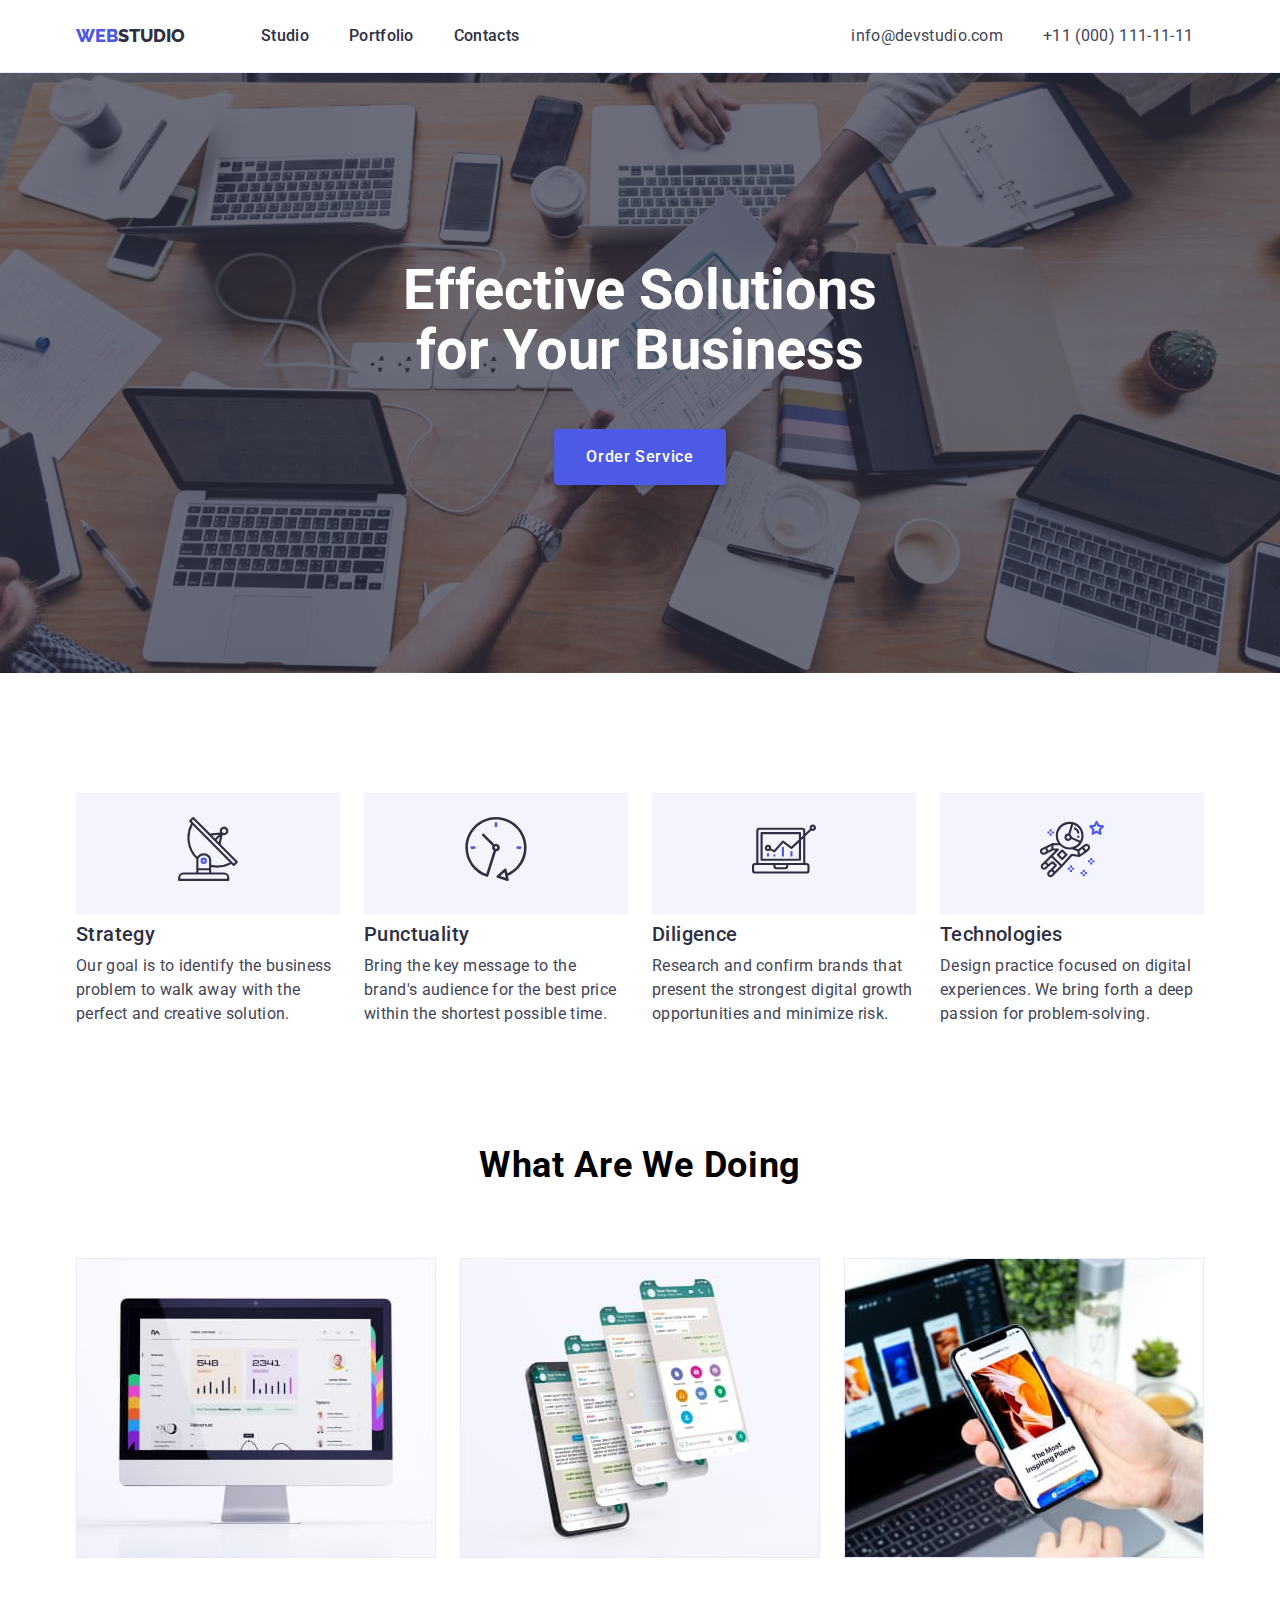
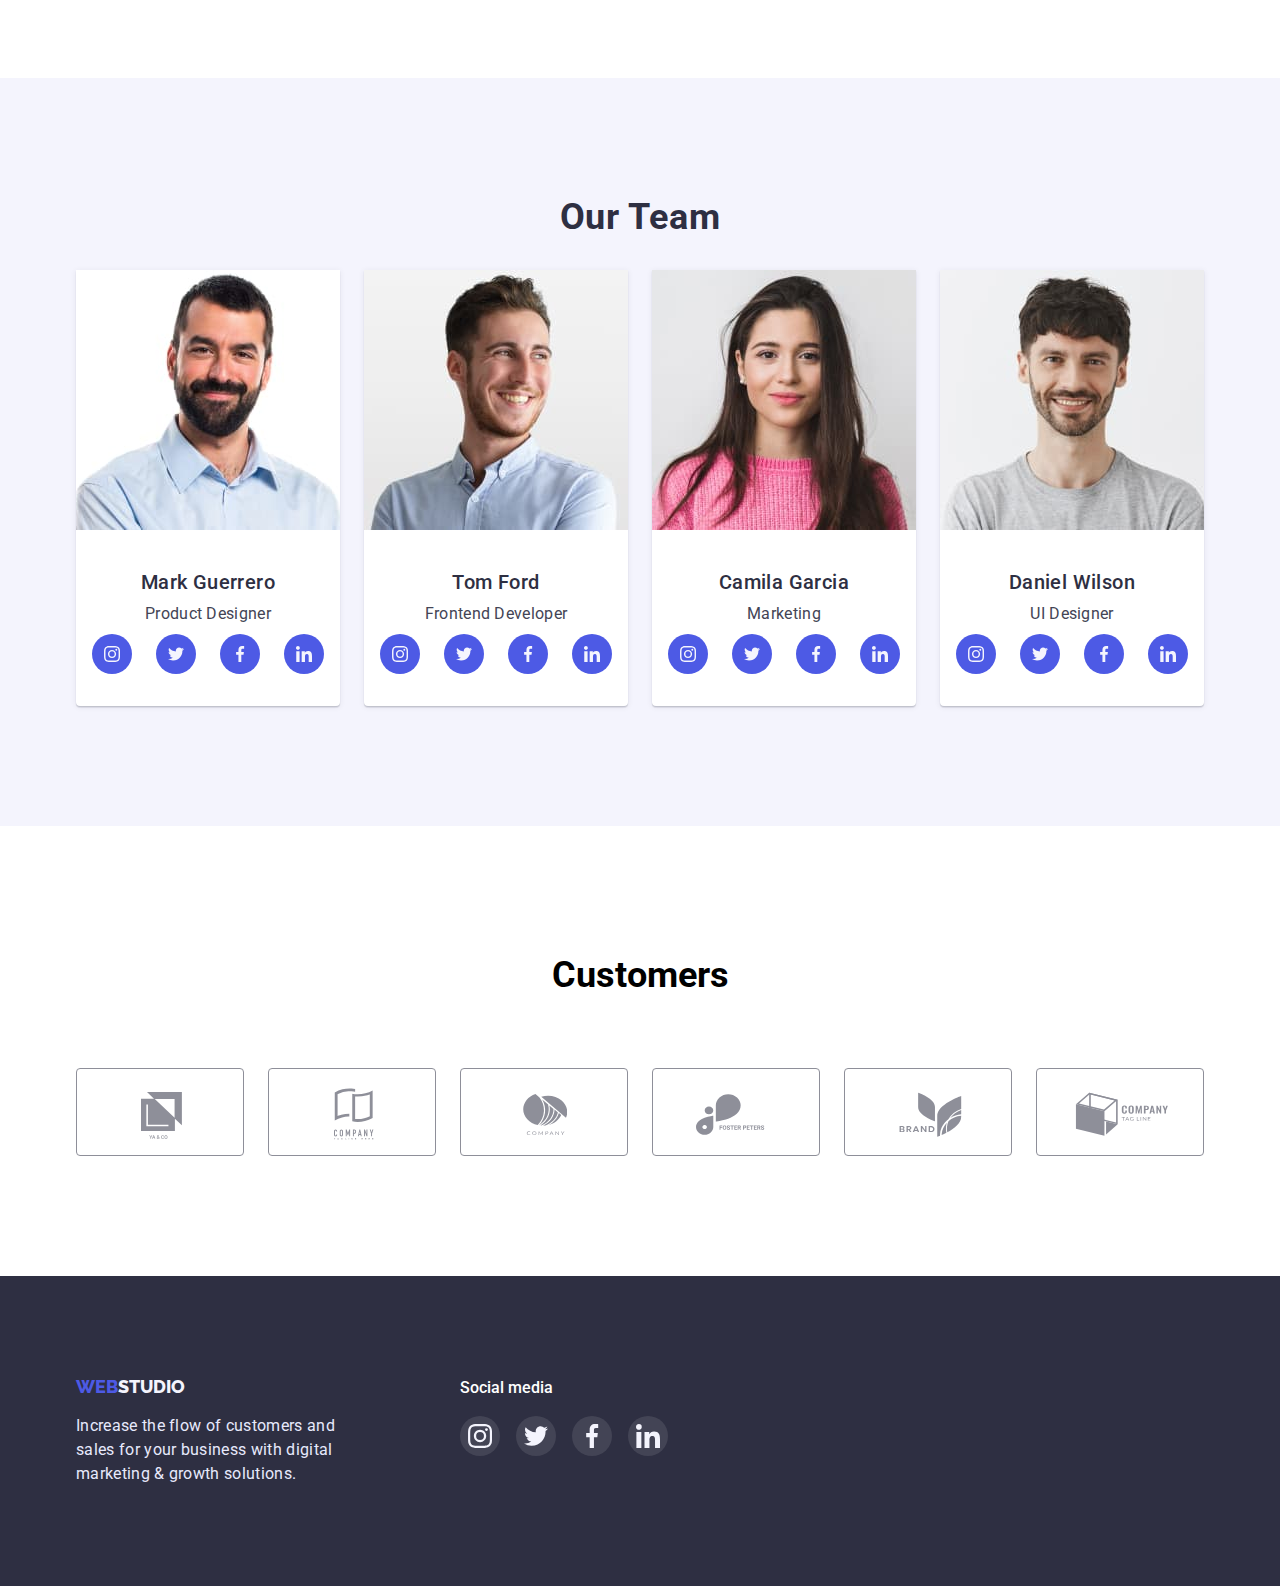
<file: index.html>
<!DOCTYPE html>
<html lang="en">
  <head>
    <meta charset="UTF-8" />
    <meta http-equiv="X-UA-Compatible" content="IE=edge" />
    <meta
      name="viewport"
      content="width=device-width, initial-scale=1.0"
    />
    <title>WebStudio</title>
    <link rel="preconnect" href="https://fonts.googleapis.com" />
    <link
      rel="preconnect"
      href="https://fonts.gstatic.com"
      crossorigin
    />
    <link
      href="https://fonts.googleapis.com/css2?family=Raleway:wght@800&family=Roboto:wght@400;500;700;900&display=swap"
      rel="stylesheet"
    />
    <link
      rel="stylesheet"
      href="https://cdnjs.cloudflare.com/ajax/libs/modern-normalize/1.1.0/modern-normalize.min.css"
    />
    <link rel="stylesheet" href="./css/styles.css" />
  </head>
  <body>
    <header class="header">
      <div class="container">
        <nav class="header-nav">
          <a href="./index.html" class="header-logo link-none"
            ><span>Web</span>Studio</a
          >
          <ul class="header-list list-none">
            <li class="header-item">
              <a href="./index.html" class="header-link link-none"
                >Studio</a
              >
            </li>
            <li class="header-item">
              <a href="./portfolio.html" class="header-link link-none"
                >Portfolio</a
              >
            </li>
            <li class="header-item">
              <a href="/contacts" class="header-link link-none"
                >Contacts</a
              >
            </li>
          </ul>
        </nav>
        <ul class="header-contacts list-none">
          <li>
            <a
              href="mailto:info@devstudio.com"
              class="contact-link link-none"
              >info@devstudio.com</a
            >
          </li>
          <li>
            <a href="tel:+110001111111" class="contact-link link-none"
              >+11 (000) 111-11-11</a
            >
          </li>
        </ul>
      </div>
    </header>
    <main>
      <section class="hero">
        <div class="container">
          <h1 class="hero-title">
            Effective Solutions for Your Business
          </h1>
          <button type="button" class="hero-btn">
            Order Service
          </button>
        </div>
      </section>
      <section class="our-features">
        <div class="container">
          <h2 class="visually-hidden">Our features</h2>
          <ul class="our-features-list list-none">
            <li class="our-features-items image-strategy">
              <div class="our-features-icons">
                <svg width="64" height="64">
                  <use
                    href="./images/svg/icons.svg#icon-antenna"
                  ></use>
                </svg>
              </div>
              <h3 class="our-features-suptitle">Strategy</h3>
              <p class="our-features-text">
                Our goal is to identify the business problem to walk
                away with the perfect and creative solution.
              </p>
            </li>
            <li class="our-features-items image-punctuality">
              <div class="our-features-icons">
                <svg width="64" height="64">
                  <use href="./images/svg/icons.svg#icon-clock"></use>
                </svg>
              </div>
              <h3 class="our-features-suptitle">Punctuality</h3>
              <p class="our-features-text">
                Bring the key message to the brand's audience for the
                best price within the shortest possible time.
              </p>
            </li>
            <li class="our-features-items image-diligence">
              <div class="our-features-icons">
                <svg width="64" height="64">
                  <use
                    href="./images/svg/icons.svg#icon-diagram"
                  ></use>
                </svg>
              </div>
              <h3 class="our-features-suptitle">Diligence</h3>
              <p class="our-features-text">
                Research and confirm brands that present the strongest
                digital growth opportunities and minimize risk.
              </p>
            </li>
            <li class="our-features-items image-technologies">
              <div class="our-features-icons">
                <svg width="64" height="64">
                  <use
                    href="./images/svg/icons.svg#icon-astronaut"
                  ></use>
                </svg>
              </div>
              <h3 class="our-features-suptitle">Technologies</h3>
              <p class="our-features-text">
                Design practice focused on digital experiences. We
                bring forth a deep passion for problem-solving.
              </p>
            </li>
          </ul>
        </div>
      </section>
      <section class="what-we-do">
        <div class="container">
          <h2 class="what-we-do-title">What Are We Doing</h2>
          <ul class="what-we-do-list list-none">
            <li class="what-we-do-items">
              <img
                src="./images/features/pc.jpg"
                alt="Computer"
                width="360"
              />
            </li>
            <li class="what-we-do-items">
              <img
                src="./images/features/phone-layers.jpg"
                alt="Mobile phone desctop"
                width="360"
              />
            </li>
            <li class="what-we-do-items">
              <img
                src="./images/features/phone-computer.jpg"
                alt="Man holding phone near computer"
                width="360"
              />
            </li>
          </ul>
        </div>
      </section>
      <section class="our-team">
        <div class="container">
          <h2 class="our-team-title">our team</h2>
          <ul class="our-team-list list-none">
            <li class="our-team-item">
              <img
                src="./images/team/mark.jpg"
                alt="Mark Guerrero photo"
                width="264"
              />
              <div class="our-team-details">
                <h3 class="our-team-name">Mark Guerrero</h3>
                <p class="our-team-position">Product Designer</p>
                <ul class="our-team-social-links list-none">
                  <li class="social-links-item">
                    <a
                      href="https://www.instagram.com/"
                      class="social-links"
                    >
                      <svg
                        class="social-links-ico instagram"
                        width="16"
                        height="16"
                      >
                        <use
                          href="./images/svg/icons.svg#icon-instagram"
                        ></use>
                      </svg>
                    </a>
                  </li>
                  <li class="social-links-item">
                    <a
                      class="social-links"
                      href="https://twitter.com/"
                    >
                      <svg
                        class="social-links-ico twitter"
                        width="16"
                        height="16"
                      >
                        <use
                          href="./images/svg/icons.svg#icon-twitter"
                        ></use>
                      </svg>
                    </a>
                  </li>
                  <li class="social-links-item">
                    <a
                      class="social-links"
                      href="https://facebook.com"
                    >
                      <svg
                        class="social-links-ico facebook"
                        width="16"
                        height="16"
                      >
                        <use
                          href="./images/svg/icons.svg#icon-facebook"
                        ></use>
                      </svg>
                    </a>
                  </li>
                  <li class="social-links-item">
                    <a
                      class="social-links"
                      href="https://linkedin.com"
                    >
                      <svg
                        class="social-links-ico linkedin"
                        width="16"
                        height="16"
                      >
                        <use
                          href="./images/svg/icons.svg#icon-linkedin"
                        ></use>
                      </svg>
                    </a>
                  </li>
                </ul>
              </div>
            </li>
            <li class="our-team-item">
              <img
                src="./images/team/tom.jpg"
                alt="Tom Ford photo"
                width="264"
              />
              <div class="our-team-details">
                <h3 class="our-team-name">Tom Ford</h3>
                <p class="our-team-position">Frontend Developer</p>
                <ul class="our-team-social-links list-none">
                  <li class="social-links-item">
                    <a
                      href="https://www.instagram.com/"
                      class="social-links"
                    >
                      <svg
                        class="social-links-ico instagram"
                        width="16"
                        height="16"
                      >
                        <use
                          href="./images/svg/icons.svg#icon-instagram"
                        ></use>
                      </svg>
                    </a>
                  </li>
                  <li class="social-links-item">
                    <a
                      class="social-links"
                      href="https://twitter.com/"
                    >
                      <svg
                        class="social-links-ico twitter"
                        width="16"
                        height="16"
                      >
                        <use
                          href="./images/svg/icons.svg#icon-twitter"
                        ></use>
                      </svg>
                    </a>
                  </li>
                  <li class="social-links-item">
                    <a
                      class="social-links"
                      href="https://facebook.com"
                    >
                      <svg
                        class="social-links-ico facebook"
                        width="16"
                        height="16"
                      >
                        <use
                          href="./images/svg/icons.svg#icon-facebook"
                        ></use>
                      </svg>
                    </a>
                  </li>
                  <li class="social-links-item">
                    <a
                      class="social-links"
                      href="https://linkedin.com"
                    >
                      <svg
                        class="social-links-ico linkedin"
                        width="16"
                        height="16"
                      >
                        <use
                          href="./images/svg/icons.svg#icon-linkedin"
                        ></use>
                      </svg>
                    </a>
                  </li>
                </ul>
              </div>
            </li>
            <li class="our-team-item">
              <img
                src="./images/team/camila.jpg"
                alt="Camila Garcia photo"
                width="264"
              />
              <div class="our-team-details">
                <h3 class="our-team-name">Camila Garcia</h3>
                <p class="our-team-position">Marketing</p>
                <ul class="our-team-social-links list-none">
                  <li class="social-links-item">
                    <a
                      href="https://www.instagram.com/"
                      class="social-links"
                    >
                      <svg
                        class="social-links-ico instagram"
                        width="16"
                        height="16"
                      >
                        <use
                          href="./images/svg/icons.svg#icon-instagram"
                        ></use>
                      </svg>
                    </a>
                  </li>
                  <li class="social-links-item">
                    <a
                      class="social-links"
                      href="https://twitter.com/"
                    >
                      <svg
                        class="social-links-ico twitter"
                        width="16"
                        height="16"
                      >
                        <use
                          href="./images/svg/icons.svg#icon-twitter"
                        ></use>
                      </svg>
                    </a>
                  </li>
                  <li class="social-links-item">
                    <a
                      class="social-links"
                      href="https://facebook.com"
                    >
                      <svg
                        class="social-links-ico facebook"
                        width="16"
                        height="16"
                      >
                        <use
                          href="./images/svg/icons.svg#icon-facebook"
                        ></use>
                      </svg>
                    </a>
                  </li>
                  <li class="social-links-item">
                    <a
                      class="social-links"
                      href="https://linkedin.com"
                    >
                      <svg
                        class="social-links-ico linkedin"
                        width="16"
                        height="16"
                      >
                        <use
                          href="./images/svg/icons.svg#icon-linkedin"
                        ></use>
                      </svg>
                    </a>
                  </li>
                </ul>
              </div>
            </li>
            <li class="our-team-item">
              <img
                src="./images/team/daniel.jpg"
                alt="Daniel Wilson photo"
                width="264"
              />
              <div class="our-team-details">
                <h3 class="our-team-name">Daniel Wilson</h3>
                <p class="our-team-position">UI Designer</p>
                <ul class="our-team-social-links list-none">
                  <li class="social-links-item">
                    <a
                      href="https://www.instagram.com/"
                      class="social-links"
                    >
                      <svg
                        class="social-links-ico instagram"
                        width="16"
                        height="16"
                      >
                        <use
                          href="./images/svg/icons.svg#icon-instagram"
                        ></use>
                      </svg>
                    </a>
                  </li>
                  <li class="social-links-item">
                    <a
                      class="social-links"
                      href="https://twitter.com/"
                    >
                      <svg
                        class="social-links-ico twitter"
                        width="16"
                        height="16"
                      >
                        <use
                          href="./images/svg/icons.svg#icon-twitter"
                        ></use>
                      </svg>
                    </a>
                  </li>
                  <li class="social-links-item">
                    <a
                      class="social-links"
                      href="https://facebook.com"
                    >
                      <svg
                        class="social-links-ico facebook"
                        width="16"
                        height="16"
                      >
                        <use
                          href="./images/svg/icons.svg#icon-facebook"
                        ></use>
                      </svg>
                    </a>
                  </li>
                  <li class="social-links-item">
                    <a
                      class="social-links"
                      href="https://linkedin.com"
                    >
                      <svg
                        class="social-links-ico linkedin"
                        width="16"
                        height="16"
                      >
                        <use
                          href="./images/svg/icons.svg#icon-linkedin"
                        ></use>
                      </svg>
                    </a>
                  </li>
                </ul>
              </div>
            </li>
          </ul>
        </div>
      </section>
      <section class="customers">
        <div class="container">
          <h1 class="customers-title">Customers</h1>
          <ul class="customers-list list-none">
            <li class="customers-item">
              <a class="customers-item-link" href="./">
                <svg
                  class="customers-item-icons yaco"
                  width="41"
                  height="46.97"
                >
                  <use
                    href="./images/svg/icons.svg#icon-clients-yaco"
                  ></use>
                </svg>
              </a>
            </li>
            <li class="customers-item">
              <a class="customers-item-link" href="./">
                <svg
                  class="customers-item-icons tagline"
                  width="40"
                  height="52"
                >
                  <use
                    href="./images/svg/icons.svg#icon-clients-company-tagline"
                  ></use>
                </svg>
              </a>
            </li>
            <li class="customers-item">
              <a class="customers-item-link" href="./">
                <svg
                  class="customers-item-icons company"
                  width="44"
                  height="41"
                >
                  <use
                    href="./images/svg/icons.svg#icon-clients-company"
                  ></use>
                </svg>
              </a>
            </li>
            <li class="customers-item">
              <a class="customers-item-link" href="./">
                <svg
                  class="customers-item-icons foster"
                  width="84"
                  height="41"
                >
                  <use
                    href="./images/svg/icons.svg#icon-clients-foster-peters"
                  ></use>
                </svg>
              </a>
            </li>
            <li class="customers-item">
              <a class="customers-item-link" href="./">
                <svg
                  class="customers-item-icons brand"
                  width="63"
                  height="45"
                >
                  <use
                    href="./images/svg/icons.svg#icon-clients-brand"
                  ></use>
                </svg>
              </a>
            </li>

            <li class="customers-item">
              <a class="customers-item-link" href="./">
                <svg
                  class="customers-item-icons tag-line"
                  width="94"
                  height="44"
                >
                  <use
                    href="./images/svg/icons.svg#icon-clients-company-tag-line"
                  ></use>
                </svg>
              </a>
            </li>
          </ul>
        </div>
      </section>
    </main>
    <footer class="footer">
      <div class="container">
        <div class="footer-text-part">
          <a href="./index.html" class="logo-menu-footer link-none"
            ><span>Web</span>Studio</a
          >
          <p class="footer-text">
            Increase the flow of customers and sales for your business
            with digital marketing & growth solutions.
          </p>
        </div>
        <div class="footer-social-media-part">
          <p class="footer-social-media-text">Social media</p>
          <ul class="footer-our-team-social-links list-none">
            <li class="footer-social-links-item">
              <a
                href="https://www.instagram.com/"
                class="footer-social-links"
              >
                <svg
                  class="footer-social-links-ico instagram"
                  width="24"
                  height="24"
                >
                  <use
                    href="./images/svg/icons.svg#icon-instagram"
                  ></use>
                </svg>
              </a>
            </li>
            <li class="footer-social-links-item">
              <a
                class="footer-social-links"
                href="https://twitter.com/"
              >
                <svg
                  class="social-links-ico twitter"
                  width="24"
                  height="24"
                >
                  <use
                    href="./images/svg/icons.svg#icon-twitter"
                  ></use>
                </svg>
              </a>
            </li>
            <li class="footer-social-links-item">
              <a
                class="footer-social-links"
                href="https://facebook.com"
              >
                <svg
                  class="footer-social-links-ico facebook"
                  width="24"
                  height="24"
                >
                  <use
                    href="./images/svg/icons.svg#icon-facebook"
                  ></use>
                </svg>
              </a>
            </li>
            <li class="footer-social-links-item">
              <a
                class="footer-social-links"
                href="https://linkedin.com"
              >
                <svg
                  class="footer-social-links-ico linkedin"
                  width="24"
                  height="24"
                >
                  <use
                    href="./images/svg/icons.svg#icon-linkedin"
                  ></use>
                </svg>
              </a>
            </li>
          </ul>
        </div>
      </div>
    </footer>
  </body>
</html>
</file>
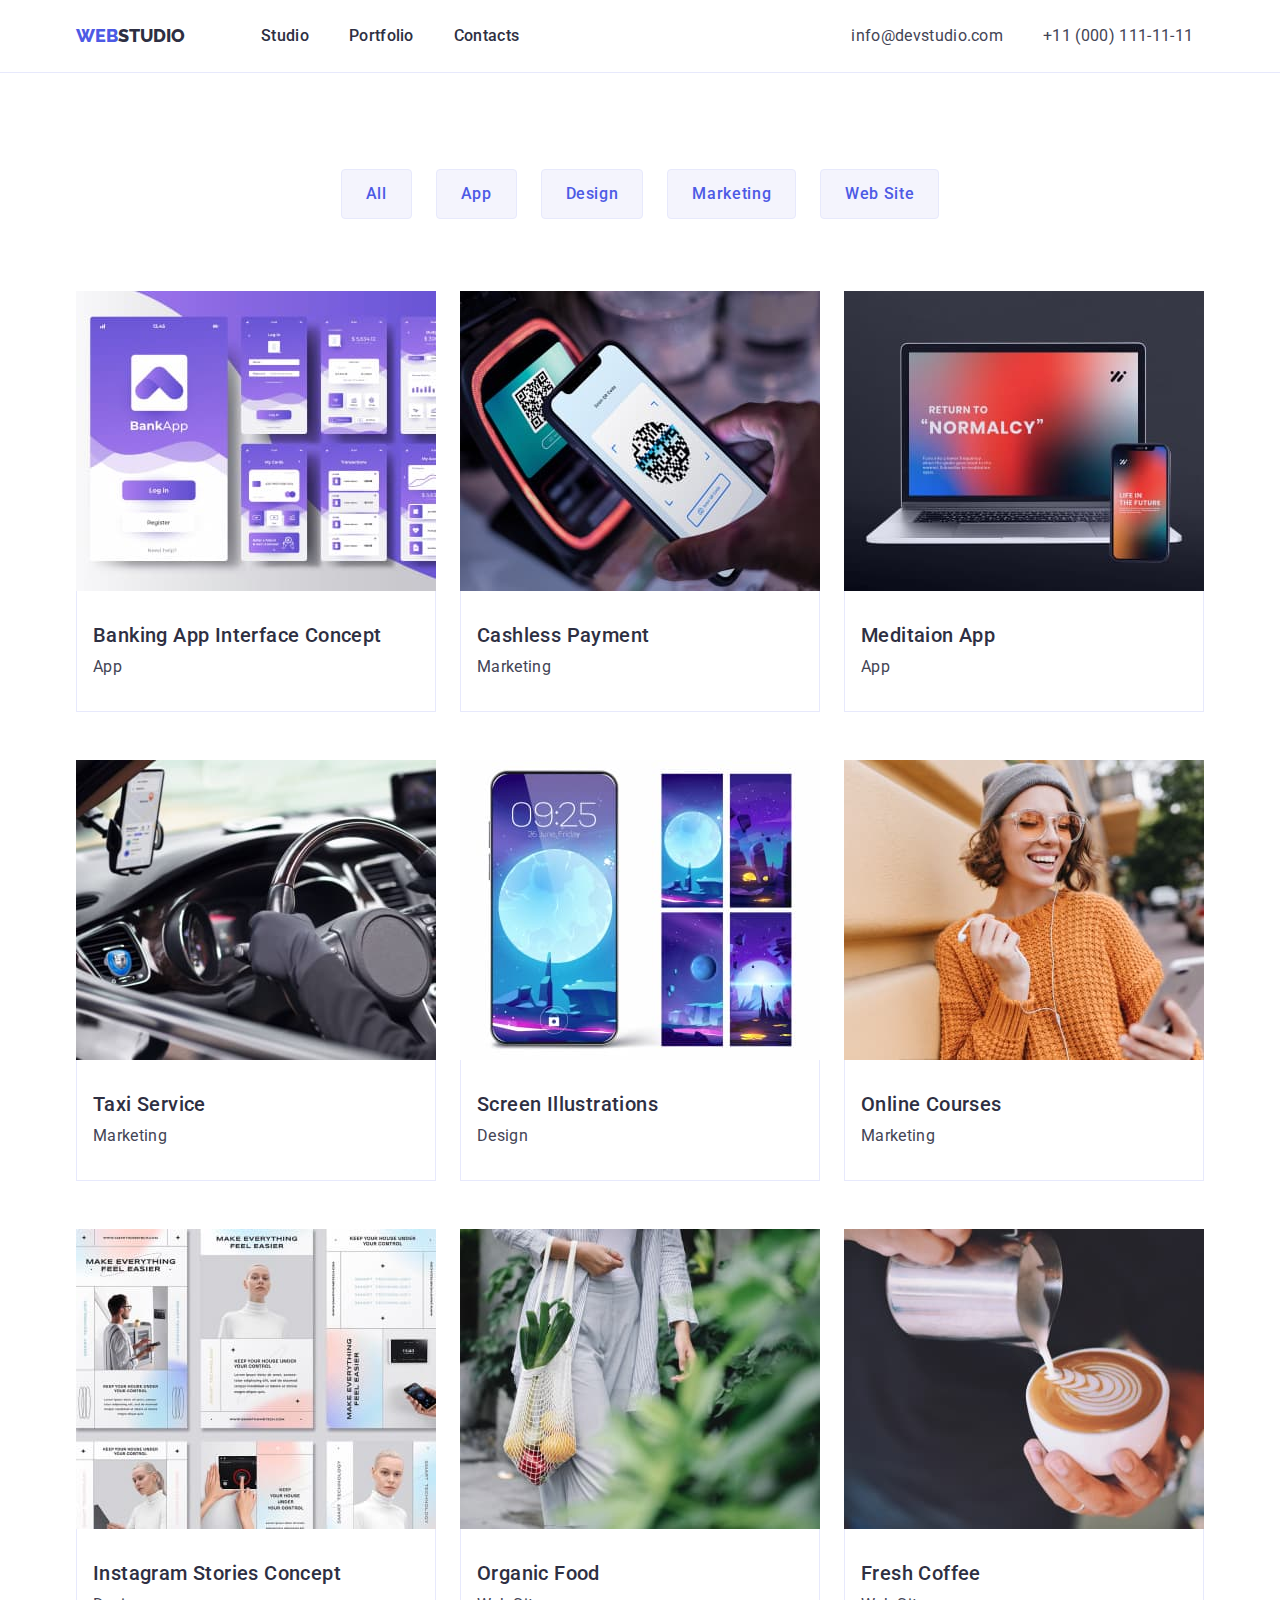
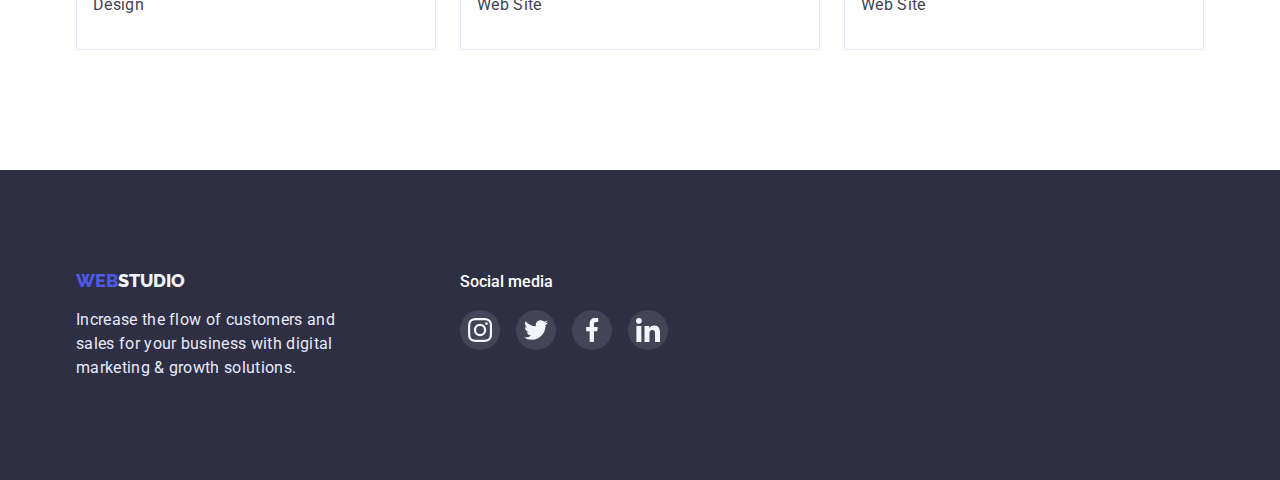
<file: portfolio.html>
<!DOCTYPE html>
<html lang="en">
  <head>
    <meta charset="UTF-8" />
    <meta http-equiv="X-UA-Compatible" content="IE=edge" />
    <meta
      name="viewport"
      content="width=device-width, initial-scale=1.0"
    />
    <title>Portfolio</title>
    <link rel="preconnect" href="https://fonts.googleapis.com" />
    <link
      rel="preconnect"
      href="https://fonts.gstatic.com"
      crossorigin
    />
    <link
      href="https://fonts.googleapis.com/css2?family=Raleway:wght@800&family=Roboto:wght@400;500;700;900&display=swap"
      rel="stylesheet"
    />
    <link
      rel="stylesheet"
      href="https://cdnjs.cloudflare.com/ajax/libs/modern-normalize/1.1.0/modern-normalize.min.css"
    />
    <link rel="stylesheet" href="./css/styles.css" />
  </head>
  <body>
    <header class="header">
      <div class="container">
        <nav class="header-nav">
          <a href="./index.html" class="header-logo link-none"
            ><span>Web</span>Studio</a
          >
          <ul class="header-list list-none">
            <li class="header-item">
              <a href="./index.html" class="header-link link-none"
                >Studio</a
              >
            </li>
            <li class="header-item">
              <a href="./portfolio.html" class="header-link link-none"
                >Portfolio</a
              >
            </li>
            <li class="header-item">
              <a href="/contacts" class="header-link link-none"
                >Contacts</a
              >
            </li>
          </ul>
        </nav>
        <ul class="header-contacts list-none">
          <li>
            <a
              href="mailto:info@devstudio.com"
              class="contact-link link-none"
              >info@devstudio.com</a
            >
          </li>
          <li>
            <a href="tel:+110001111111" class="contact-link link-none"
              >+11 (000) 111-11-11</a
            >
          </li>
        </ul>
      </div>
    </header>
    <main>
      <section class="portfolio">
        <div class="container">
          <h2 class="portfolio-title visually-hidden">
            Portfolio items
          </h2>
          <ul class="portfolio-list list-none">
            <li>
              <button type="button" class="portfolio-btn">All</button>
            </li>
            <li>
              <button type="button" class="portfolio-btn">App</button>
            </li>
            <li>
              <button type="button" class="portfolio-btn">
                Design
              </button>
            </li>
            <li>
              <button type="button" class="portfolio-btn">
                Marketing
              </button>
            </li>
            <li>
              <button type="button" class="portfolio-btn">
                Web Site
              </button>
            </li>
          </ul>
          <ul class="portfolio-images-list list-none">
            <li class="portfolio-images-item">
              <a
                class="portfolio-images-item-link link-none"
                href="./"
                ><img
                  src="./images/portfolio/banking-app.jpg"
                  alt="Mobile banking interface"
                  width="360"
                />
                <div class="portfolio-image-details">
                  <h3 class="portfolio-images-title">
                    Banking App Interface Concept
                  </h3>
                  <p class="portfolio-images-text">App</p>
                </div></a
              >
            </li>
            <li class="portfolio-images-item">
              <a
                class="portfolio-images-item-link link-none"
                href="./"
              >
                <img
                  src="./images/portfolio/cashless-pay.jpg"
                  alt="Payment terminal and phone"
                  width="360"
                />
                <div class="portfolio-image-details">
                  <h3 class="portfolio-images-title">
                    Cashless Payment
                  </h3>
                  <p class="portfolio-images-text">Marketing</p>
                </div>
              </a>
            </li>
            <li class="portfolio-images-item">
              <a
                class="portfolio-images-item-link link-none"
                href="./"
              >
                <img
                  src="./images/portfolio/meditation.jpg"
                  alt="Laptop and phone"
                  width="360"
                />
                <div class="portfolio-image-details">
                  <h3 class="portfolio-images-title">
                    Meditaion App
                  </h3>
                  <p class="portfolio-images-text">App</p>
                </div>
              </a>
            </li>
            <li class="portfolio-images-item">
              <a
                class="portfolio-images-item-link link-none"
                href="./"
              >
                <img
                  src="./images/portfolio/taxi.jpg"
                  alt="Taxi driver inside car using mobile navigation"
                  width="360"
                />
                <div class="portfolio-image-details">
                  <h3 class="portfolio-images-title">Taxi Service</h3>
                  <p class="portfolio-images-text">Marketing</p>
                </div>
              </a>
            </li>
            <li class="portfolio-images-item">
              <a
                class="portfolio-images-item-link link-none"
                href="./"
                ><img
                  src="./images/portfolio/screen.jpg"
                  alt="Modile desktop"
                  width="360"
                />
                <div class="portfolio-image-details">
                  <h3 class="portfolio-images-title">
                    Screen Illustrations
                  </h3>
                  <p class="portfolio-images-text">Design</p>
                </div>
              </a>
            </li>
            <li class="portfolio-images-item">
              <a
                class="portfolio-images-item-link link-none"
                href="./"
              >
                <img
                  src="./images/portfolio/corses.jpg"
                  alt="Girl smiling and look on her phone"
                  width="360"
                />
                <div class="portfolio-image-details">
                  <h3 class="portfolio-images-title">
                    Online Courses
                  </h3>
                  <p class="portfolio-images-text">Marketing</p>
                </div>
              </a>
            </li>
            <li class="portfolio-images-item">
              <a
                class="portfolio-images-item-link link-none"
                href="./"
                ><img
                  src="./images/portfolio/insta.jpg"
                  alt="Instagram stories concept"
                  width="360"
                />
                <div class="portfolio-image-details">
                  <h3 class="portfolio-images-title">
                    Instagram Stories Concept
                  </h3>
                  <p class="portfolio-images-text">Design</p>
                </div>
              </a>
            </li>
            <li class="portfolio-images-item">
              <a
                class="portfolio-images-item-link link-none"
                href="./"
                ><img
                  src="./images/portfolio/food.jpg"
                  alt="Woman carrying vegetables in her bag"
                  width="360"
                />
                <div class="portfolio-image-details">
                  <h3 class="portfolio-images-title">Organic Food</h3>
                  <p class="portfolio-images-text">Web Site</p>
                </div>
              </a>
            </li>
            <li class="portfolio-images-item">
              <a
                class="portfolio-images-item-link link-none"
                href="./"
                ><img
                  src="./images/portfolio/coffee.jpg"
                  alt="Barista making cappuccino"
                  width="360"
                />
                <div class="portfolio-image-details">
                  <h3 class="portfolio-images-title">Fresh Coffee</h3>
                  <p class="portfolio-images-text">Web Site</p>
                </div>
              </a>
            </li>
          </ul>
        </div>
      </section>
    </main>
    <footer class="footer">
      <div class="container">
        <div class="footer-text-part">
          <a href="./index.html" class="logo-menu-footer link-none"
            ><span>Web</span>Studio</a
          >
          <p class="footer-text">
            Increase the flow of customers and sales for your business
            with digital marketing & growth solutions.
          </p>
        </div>
        <div class="footer-social-media-part">
          <p class="footer-social-media-text">Social media</p>
          <ul class="footer-our-team-social-links list-none">
            <li class="footer-social-links-item">
              <a
                href="https://www.instagram.com/"
                class="footer-social-links"
              >
                <svg
                  class="footer-social-links-ico instagram"
                  width="24"
                  height="24"
                >
                  <use
                    href="./images/svg/icons.svg#icon-instagram"
                  ></use>
                </svg>
              </a>
            </li>
            <li class="footer-social-links-item">
              <a
                class="footer-social-links"
                href="https://twitter.com/"
              >
                <svg
                  class="social-links-ico twitter"
                  width="24"
                  height="24"
                >
                  <use
                    href="./images/svg/icons.svg#icon-twitter"
                  ></use>
                </svg>
              </a>
            </li>
            <li class="footer-social-links-item">
              <a
                class="footer-social-links"
                href="https://facebook.com"
              >
                <svg
                  class="footer-social-links-ico facebook"
                  width="24"
                  height="24"
                >
                  <use
                    href="./images/svg/icons.svg#icon-facebook"
                  ></use>
                </svg>
              </a>
            </li>
            <li class="footer-social-links-item">
              <a
                class="footer-social-links"
                href="https://linkedin.com"
              >
                <svg
                  class="footer-social-links-ico linkedin"
                  width="24"
                  height="24"
                >
                  <use
                    href="./images/svg/icons.svg#icon-linkedin"
                  ></use>
                </svg>
              </a>
            </li>
          </ul>
        </div>
      </div>
    </footer>
  </body>
</html>
</file>
<file: css/styles.css>
/* -----------------MAIN-PROPERTIES------------------- */

*,
*::before,
*::after {
  box-sizing: border-box;
}

img {
  display: block;
  max-width: 100%;
  height: auto;
}

h1,
h2,
h3,
h4,
h5,
p,
ul {
  margin: 0;
  padding: 0;
}

.container {
  max-width: 1158px;
  padding: 0 15px;
  margin: 0 auto;
  /* outline: 1px solid tomato; */
}
.section {
  padding-top: 120px;
  padding-bottom: 120px;
}
.list-none {
  list-style: none;
}

.link-none {
  text-decoration: none;
}

body {
  font-family: Roboto, sans-serif;
}

.visually-hidden {
  position: absolute;
  width: 1px;
  height: 1px;
  margin: -1px;
  border: 0;
  padding: 0;
  white-space: nowrap;
  clip-path: inset(100%);
  clip: rect(0 0 0 0);
  overflow: hidden;
}
:root {
  --navy-blue-color: #2e2f42;
  --slate-color: #434455;
  --iris-color: #4d5ae5;
  --hover-color: #404bbf;
  --cloud-color: #f4f4fd;
}

/* -----------------INDEX-HEADER------------------- */
.header {
  background-color: #ffffff;
  border-bottom: 1px solid #e7e9fc;
}

.header > .container {
  display: flex;
  flex-wrap: nowrap;
  column-gap: 332px;
  min-width: 1128px;
}

.header-nav {
  display: flex;
  flex-wrap: nowrap;
  column-gap: 76px;
}
.header-list {
  display: inherit;
  flex-wrap: inherit;
  column-gap: 40px;
}

.header-contacts {
  display: flex;
  column-gap: 40px;
}

.header-logo {
  font-family: 'Raleway';
  font-weight: 800;
  font-size: 18px;
  line-height: 1.33;
  text-transform: uppercase;
  color: var(--navy-blue-color);
  padding: 24px 0;
  display: block;
}

.header-logo span {
  color: var(--iris-color);
}

.header-link {
  font-weight: 500;
  font-size: 16px;
  line-height: 1.5;
  letter-spacing: 0.02em;
  color: var(--navy-blue-color);
  padding: 24px 0;
  display: block;
}
.header-link:hover,
.header-link:focus {
  color: var(--hover-color);
}

.contact-link {
  font-weight: 400;
  font-size: 16px;
  line-height: 1.5;
  letter-spacing: 0.02em;
  color: var(--slate-color);
  padding: 24px 0;
  display: block;
}

.contact-link:hover,
.contact-link:focus {
  color: var(--hover-color);
}

/* -----------------INDEX-HERO------------------- */
.hero {
  padding: 188px 0;
  text-align: center;
  background-color: var(--navy-blue-color);
  background-image: linear-gradient(
      to right,
      rgba(46, 47, 66, 0.7),
      rgba(46, 47, 66, 0.7)
    ),
    url(../images/hero/people-office.jpg);
  background-size: 1440px 600px;
  background-repeat: no-repeat;
  background-position: center;
}

.hero-title {
  width: 494px;
  text-align: center;
  margin: 0 auto;

  font-weight: 700;
  font-size: 56px;
  line-height: 1.07;
  color: #ffffff;
}

.hero-btn {
  min-width: 169px;
  height: 56px;
  border-radius: 4px;
  padding: 13px 32px;
  margin-top: 48px;
  box-shadow: 0px 4px 4px rgba(0, 0, 0, 0.15);
  border: 0;
  font-family: inherit;
  font-weight: 500;
  font-size: 16px;
  line-height: 1.5;
  letter-spacing: 0.04em;
  color: #ffffff;
  background-color: var(--iris-color);
  cursor: pointer;
}
.hero-btn:hover,
.hero-btn:focus {
  background-color: var(--hover-color);
}

/* -----------------INDEX-OUR-FEATURES------------------- */
.our-features {
  padding: 120px 0;
}
.our-features-suptitle {
  font-weight: 500;
  font-size: 20px;
  line-height: 1.2;
  letter-spacing: 0.02em;
  color: var(--navy-blue-color);
  margin: 8px 0;
}

.our-features-text {
  font-weight: 400;
  font-size: 16px;
  line-height: 1.5;
  letter-spacing: 0.02em;
  color: var(--slate-color);
}
.our-features-items {
  width: 264px;
}

.our-features-icons {
  width: 264px;
  height: 121px;
  background-color: var(--cloud-color);
  padding: 24px 100px;
}

/* .our-features-items::before {
  content: '';
  display: inline-block;
  width: 264px;
  height: 121px;
  background-color: #f4f4fd;
  background-position: center;
  background-repeat: no-repeat;
} */

/* .image-strategy::before {
  background-image: url(../svg/antenna.svg);
}

.image-punctuality::before {
  background-image: url(../svg/clock.svg);
}

.image-diligence::before {
  background-image: url(../svg/diagram.svg);
}

.image-technologies::before {
  background-image: url(../svg/astronaut.svg);
} */
.our-features-list {
  display: flex;
  gap: 24px;
}

/* -----------------INDEX-What-Are-We-Doing------------------- */
.what-we-do {
  padding-bottom: 120px;
}
.what-we-do-title {
  font-weight: 700;
  font-size: 36px;
  line-height: 1.11;
  letter-spacing: 0.02em;
  text-transform: capitalize;
  color: --navy-blue-color;
  text-align: center;
  margin-bottom: 72px;
}

.what-we-do-list {
  display: flex;
  gap: 24px;
}

.what-we-do-items {
  width: calc((100%-48px) / 3);
}

/* -----------------INDEX-OUR-TEAM------------------- */
.our-team {
  padding: 120px 0;
  background-color: var(--cloud-color);
}

.our-team-details {
  padding: 32px 0;
}
.our-team-title {
  font-weight: 700;
  font-size: 36px;
  line-height: 1.11;
  letter-spacing: 0.02em;
  text-transform: capitalize;
  color: var(--navy-blue-color);
  text-align: center;
  margin-bottom: 32px;
}

.our-team-name {
  font-weight: 500;
  font-size: 20px;
  line-height: 1.2;
  letter-spacing: 0.02em;
  text-align: center;
  color: var(--navy-blue-color);
  margin: 8px 0;
}

.our-team-position {
  font-weight: 400;
  font-size: 16px;
  line-height: 1.5;
  letter-spacing: 0.02em;
  text-align: center;
  color: var(--slate-color);
  margin-bottom: 8px;
}

.our-team-list {
  display: flex;
  gap: 24px;
}

.social-links {
  display: block;
  width: 40px;
  height: 40px;
  border-radius: 50%;
  background-color: var(--iris-color);
  padding: 12px;
}

.social-links-ico.instagram,
.social-links-ico.twitter,
.social-links-ico.facebook,
.social-links-ico.linkedin {
  fill: var(--cloud-color);
}

.social-links:hover,
.social-links:focus {
  background-color: var(--hover-color);
}
.our-team-social-links {
  display: flex;
  gap: 24px;
  justify-content: center;
}

.our-team-item {
  min-width: 264px;
  /* width: calc((100%-72px) / 4); */
  background-color: #fff;
  box-shadow: 0px 1px 6px rgba(46, 47, 66, 0.08),
    0px 1px 1px rgba(46, 47, 66, 0.16),
    0px 2px 1px rgba(46, 47, 66, 0.08);
  border-radius: 0px 0px 4px 4px;
}

/* -----------------INDEX-CUSTOMERS---------------- */
.customers {
  padding-top: 130px;
  padding-bottom: 120px;
}

.customers-title {
  font-weight: 700;
  font-size: 36px;
  line-height: 1.11;
  text-align: center;
}

.customers-list {
  margin-top: 72px;
  display: flex;
  gap: 24px;
}

/* .customers-item {
  min-width: 168px;
  /* min-width: calc((100%-120px) / 6); */
/* height: 88px;
  border: 1px solid #8e8f99;
  border-radius: 4px;
  padding: 16px 32px;
} */

.customers-item-link {
  display: block;
  width: 168px;
  height: 88px;
  border: 1px solid #8e8f99;
  border-radius: 4px;
  fill: #8e8f99;
}

.customers-item-link:hover,
.customers-item-link:focus {
  border: 1px solid var(--hover-color);
  fill: var(--hover-color);
}

.customers-item-icons.yaco {
  margin-top: 23px;
  margin-left: 64px;
}
.customers-item-icons.tagline {
  margin-top: 19px;
  margin-left: 65px;
}
.customers-item-icons.company {
  margin-top: 25px;
  margin-left: 62px;
}
.customers-item-icons.foster {
  margin-top: 25px;
  margin-left: 43px;
}
.customers-item-icons.brand {
  margin-top: 23px;
  margin-left: 54px;
}
.customers-item-icons.tag-line {
  margin-top: 23px;
  margin-left: 38px;
}

/* -----------------INDEX-FOOTER------------------- */

.footer {
  padding-top: 100px;
  padding-bottom: 100px;
  background-color: var(--navy-blue-color);
}

.logo-menu-footer {
  font-family: 'Raleway', sans-serif;
  font-style: normal;
  font-weight: 800;
  font-size: 18px;
  line-height: 1.16;
  text-transform: uppercase;
  color: var(--cloud-color);
}
.logo-menu-footer span {
  color: var(--iris-color);
}
.footer-text {
  font-weight: 400;
  font-size: 16px;
  line-height: 1.5;
  letter-spacing: 0.02em;
  color: #e7e9fc;
  width: 264px;
  margin-top: 16px;
}

.footer-social-media-part {
  width: 208px;
  height: 80px;
}

.footer-social-media-text {
  font-weight: 500;
  font-size: 16px;
  line-height: 1.5;
  color: #ffffff;
  margin-bottom: 16px;
}
.footer > .container {
  display: flex;
  gap: 120px;
  align-items: baseline;
}

.footer-our-team-social-links {
  display: flex;
  gap: 16px;
}
.footer-social-media-icon-list {
  display: flex;
  gap: 16px;
}

.footer-social-links {
  display: block;
  width: 40px;
  height: 40px;
  background-color: rgba(255, 255, 255, 0.1);
  border-radius: 50%;
  padding: 8px;
}
.footer-social-links:hover,
.footer-social-links:focus {
  background-color: #31d0aa;
}
.footer-social-links-ico.instagram,
.footer-social-links-ico.twitter,
.footer-social-links-ico.facebook,
.footer-social-links-ico.linkedin {
  fill: var(--cloud-color);
}

/* -----------------PORTFOLIO------------------- */

.portfolio {
  padding-top: 96px;
  padding-bottom: 120px;
}
.portfolio-btn {
  font-family: 'Roboto';
  font-weight: 500;
  font-size: 16px;
  line-height: 1.5;
  letter-spacing: 0.04em;
  color: var(--iris-color);
  background-color: var(--cloud-color);
  cursor: pointer;
  padding: 12px 24px;
  border: 1px solid #e7e9fc;
  border-radius: 4px;
  cursor: pointer;
}

.portfolio-btn:hover,
.portfolio-btn:focus {
  color: #ffffff;
  background-color: #404bbf;
  border: 1px solid transparent;
  box-shadow: 0px 3px 1px rgba(0, 0, 0, 0.1),
    0px 2px 1px rgba(0, 0, 0, 0.08), 0px 2px 2px rgba(0, 0, 0, 0.12);
}

.portfolio-list {
  display: flex;
  justify-content: center;
  gap: 24px;
  margin-bottom: 72px;
}

.portfolio-images-list {
  display: flex;
  flex-wrap: wrap;
  column-gap: 24px;
  row-gap: 48px;
}

.portfolio-images-title {
  font-weight: 500;
  font-size: 20px;
  line-height: 1.2;
  letter-spacing: 0.02em;
  color: var(--navy-blue-color);
  padding-bottom: 8px;
}

.portfolio-images-text {
  font-weight: 400;
  font-size: 16px;
  line-height: 1.5;
  letter-spacing: 0.02em;
  color: var(--slate-color);
}

.portfolio-image-details {
  padding: 32px 16px;
  border-bottom: 1px solid #e7e9fc;
  border-left: 1px solid #e7e9fc;
  border-right: 1px solid #e7e9fc;
}

.portfolio-images-item {
  width: calc((100%-48px) / 3);
  width: 360px;
  background-color: #fff;
}
.portfolio-images-item-link:hover,
.portfolio-images-item-link:focus {
  display: block;
  box-shadow: 0px 1px 6px rgba(46, 47, 66, 0.08),
    0px 1px 1px rgba(46, 47, 66, 0.16),
    0px 2px 1px rgba(46, 47, 66, 0.08);
}
</file>
